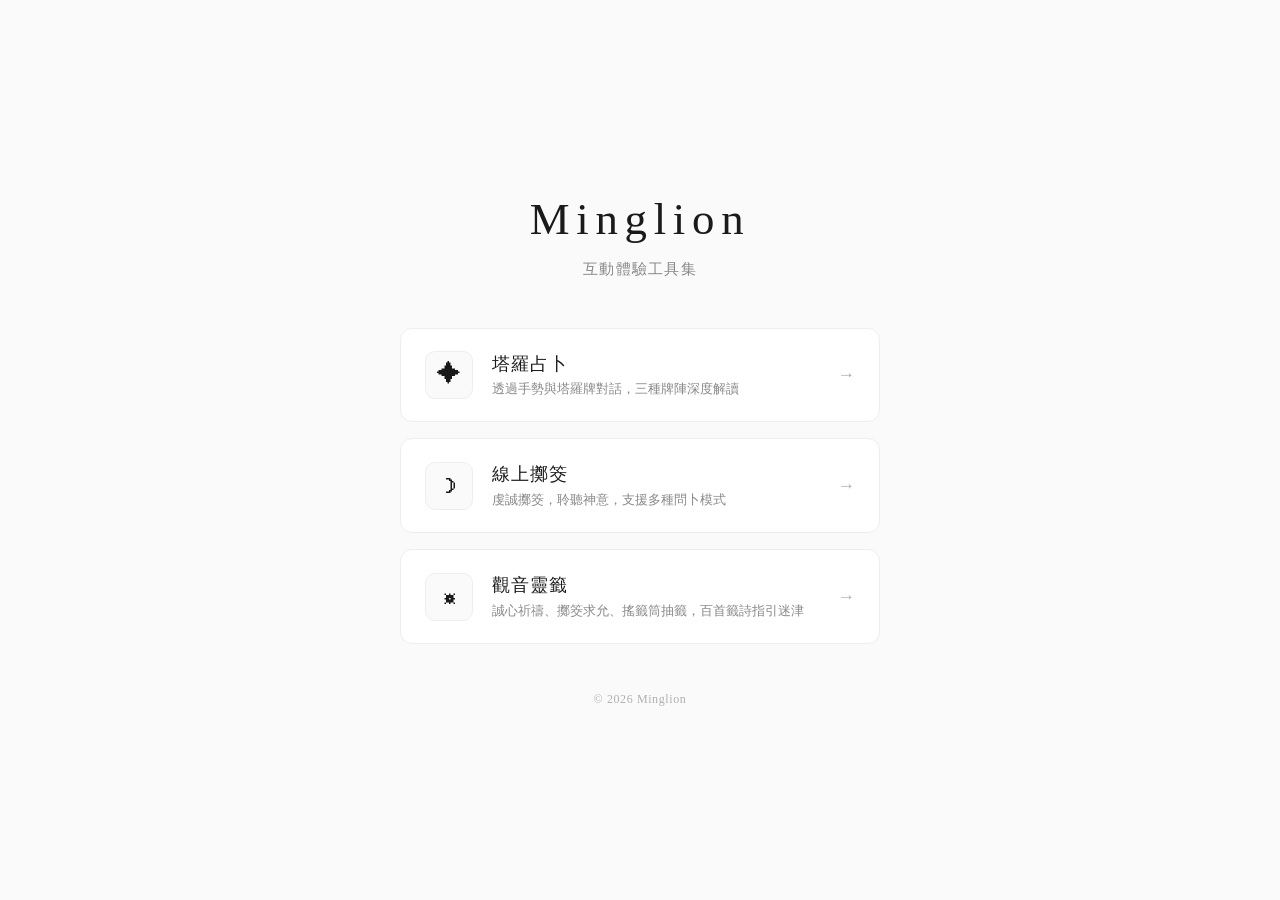
<file: index.html>
<!DOCTYPE html>
<html lang="zh-TW">
<head>
  <meta charset="UTF-8">
  <meta name="viewport" content="width=device-width, initial-scale=1.0">
  <title>Minglion Play — 互動小工具</title>
  <meta name="description" content="Minglion 互動體驗工具集：塔羅占卜、線上擲筊，更多即將推出。">
  <style>
    *, *::before, *::after {
      margin: 0;
      padding: 0;
      box-sizing: border-box;
    }

    :root {
      --bg: #fafafa;
      --bg-card: #ffffff;
      --border: #e0e0e0;
      --border-light: #eeeeee;
      --text: #1a1a1a;
      --text-secondary: #888888;
      --text-muted: #b0b0b0;
      --accent: #1a1a1a;
    }

    html, body {
      width: 100%;
      min-height: 100vh;
      font-family: 'Georgia', 'Times New Roman', serif;
      background: var(--bg);
      color: var(--text);
    }

    body {
      display: flex;
      flex-direction: column;
      align-items: center;
      justify-content: center;
      padding: 2rem 1.5rem;
    }

    .container {
      width: 100%;
      max-width: 480px;
      display: flex;
      flex-direction: column;
      align-items: center;
    }

    .brand {
      text-align: center;
      margin-bottom: 3rem;
    }

    .brand-title {
      font-size: 2.8rem;
      font-weight: 400;
      letter-spacing: 0.15em;
      color: var(--text);
      margin-bottom: 0.3em;
    }

    .brand-subtitle {
      font-size: 0.95rem;
      color: var(--text-secondary);
      letter-spacing: 0.08em;
    }

    .tools {
      width: 100%;
      display: flex;
      flex-direction: column;
      gap: 1rem;
    }

    .tool-card {
      display: flex;
      align-items: center;
      gap: 1.2rem;
      background: var(--bg-card);
      border: 1px solid var(--border-light);
      border-radius: 12px;
      padding: 1.4rem 1.5rem;
      text-decoration: none;
      color: inherit;
      transition: border-color 0.2s, box-shadow 0.2s;
    }

    .tool-card:hover {
      border-color: var(--border);
      box-shadow: 0 2px 12px rgba(0, 0, 0, 0.04);
    }

    .tool-card:active {
      transform: scale(0.99);
    }

    .tool-icon {
      flex-shrink: 0;
      width: 48px;
      height: 48px;
      display: flex;
      align-items: center;
      justify-content: center;
      font-size: 1.5rem;
      border: 1px solid var(--border-light);
      border-radius: 10px;
      background: var(--bg);
    }

    .tool-info {
      flex: 1;
      min-width: 0;
    }

    .tool-name {
      font-size: 1.1rem;
      font-weight: 400;
      margin-bottom: 0.25em;
      letter-spacing: 0.05em;
    }

    .tool-desc {
      font-size: 0.82rem;
      color: var(--text-secondary);
      line-height: 1.4;
    }

    .tool-arrow {
      flex-shrink: 0;
      color: var(--text-muted);
      font-size: 1.1rem;
      transition: transform 0.2s;
    }

    .tool-card:hover .tool-arrow {
      transform: translateX(3px);
    }

    .footer {
      margin-top: 3rem;
      text-align: center;
      color: var(--text-muted);
      font-size: 0.75rem;
      letter-spacing: 0.05em;
    }

    @media (max-width: 480px) {
      body {
        padding: 2rem 1rem;
      }

      .brand-title {
        font-size: 2.2rem;
      }

      .tool-card {
        padding: 1.2rem 1.2rem;
      }
    }
  </style>
</head>
<body>

  <div class="container">
    <header class="brand">
      <h1 class="brand-title">Minglion</h1>
      <p class="brand-subtitle">互動體驗工具集</p>
    </header>

    <nav class="tools">
      <a class="tool-card" href="/tarot">
        <div class="tool-icon">✦</div>
        <div class="tool-info">
          <div class="tool-name">塔羅占卜</div>
          <div class="tool-desc">透過手勢與塔羅牌對話，三種牌陣深度解讀</div>
        </div>
        <div class="tool-arrow">→</div>
      </a>
      <a class="tool-card" href="/jiaobei">
        <div class="tool-icon">☽</div>
        <div class="tool-info">
          <div class="tool-name">線上擲筊</div>
          <div class="tool-desc">虔誠擲筊，聆聽神意，支援多種問卜模式</div>
        </div>
        <div class="tool-arrow">→</div>
      </a>
      <a class="tool-card" href="/guanyin">
        <div class="tool-icon">☸</div>
        <div class="tool-info">
          <div class="tool-name">觀音靈籤</div>
          <div class="tool-desc">誠心祈禱、擲筊求允、搖籤筒抽籤，百首籤詩指引迷津</div>
        </div>
        <div class="tool-arrow">→</div>
      </a>
    </nav>

    <footer class="footer">
      &copy; 2026 Minglion
    </footer>
  </div>

</body>
</html>
</file>
